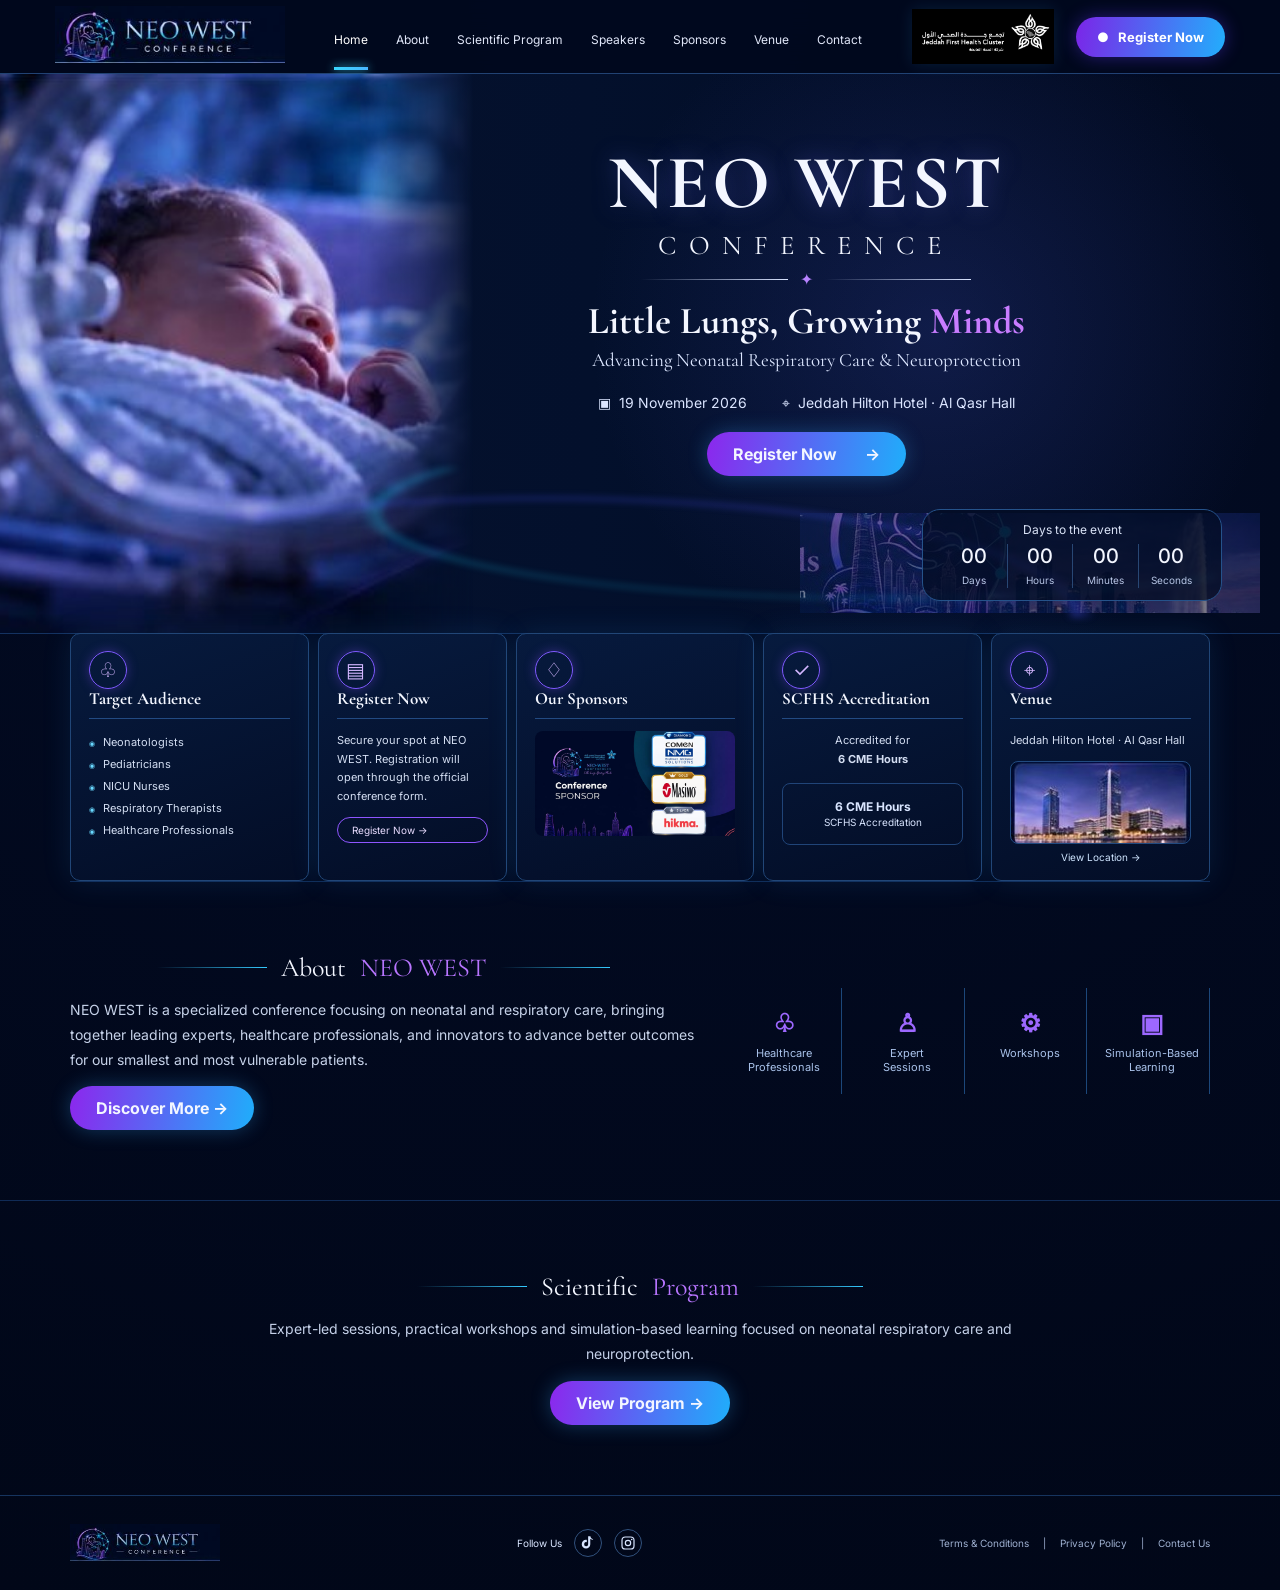
<file: index.html>
<!doctype html><html lang="en"><head><meta charset="utf-8"><meta name="viewport" content="width=device-width,initial-scale=1"><title>NEO WEST Conference</title><meta name="description" content="NEO WEST Conference — Little Lungs, Growing Minds."><link rel="stylesheet" href="styles.css"></head><body data-page="home">
<div id="header"></div>
<main>
<section class="hero"><div class="baby"></div><div class="waves"></div><div class="hero-content"><h1>NEO WEST</h1><div class="conference">CONFERENCE</div><div class="rule"><span></span><i>✦</i><span></span></div><h2>Little Lungs, Growing <em>Minds</em></h2><p class="subtitle">Advancing Neonatal Respiratory Care &amp; Neuroprotection</p><div class="meta"><span>▣ &nbsp;19 November 2026</span><span>⌖ &nbsp;Jeddah Hilton Hotel · Al Qasr Hall</span></div><div class="hero-actions"><a class="primary registration-btn" href="#" data-registration-link>Register Now <b>→</b></a></div></div><div class="countdown"><div class="count-title">Days to the event</div><div class="count-grid"><div><b id="days">00</b><small>Days</small></div><div><b id="hours">00</b><small>Hours</small></div><div><b id="minutes">00</b><small>Minutes</small></div><div><b id="seconds">00</b><small>Seconds</small></div></div></div></section>
<section class="container info-row">
<article class="card"><div class="icon">♧</div><h3>Target Audience</h3><ul><li>Neonatologists</li><li>Pediatricians</li><li>NICU Nurses</li><li>Respiratory Therapists</li><li>Healthcare Professionals</li></ul></article>
<article class="card"><div class="icon">▤</div><h3>Register Now</h3><p>Secure your spot at NEO WEST. Registration will open through the official conference form.</p><a class="outline registration-btn" href="#" data-registration-link>Register Now →</a></article>
<article class="card"><div class="icon">♢</div><h3>Our Sponsors</h3><img class="sponsor-img" src="assets/sponsor-tiers.png" alt="Conference sponsors: COMEN NMG Diamond, Masimo Gold, Hikma Silver and Hikaya Tifl Silver"></article>
<article class="card"><div class="icon">✓</div><h3>SCFHS Accreditation</h3><p style="text-align:center">Accredited for<br><strong>6 CME Hours</strong></p><div class="accredit"><strong>6 CME Hours</strong><br><small>SCFHS Accreditation</small></div></article>
<article class="card"><div class="icon">⌖</div><h3>Venue</h3><p>Jeddah Hilton Hotel · Al Qasr Hall</p><div class="venue-img"></div><a class="venue-link" href="venue.html">View Location →</a></article>
</section>
<section class="section container"><div class="about-grid"><div class="about-copy"><div class="section-head">About <em>NEO WEST</em></div><p>NEO WEST is a specialized conference focusing on neonatal and respiratory care, bringing together leading experts, healthcare professionals, and innovators to advance better outcomes for our smallest and most vulnerable patients.</p><a class="primary" href="about.html">Discover More →</a></div><div class="feature-grid"><div class="feature"><strong>♧</strong>Healthcare<br>Professionals</div><div class="feature"><strong>♙</strong>Expert<br>Sessions</div><div class="feature"><strong>⚙</strong>Workshops</div><div class="feature"><strong>▣</strong>Simulation-Based<br>Learning</div></div></div></section>
<section class="section"><div class="container"><div class="section-head">Scientific <em>Program</em></div><p class="lead">Expert-led sessions, practical workshops and simulation-based learning focused on neonatal respiratory care and neuroprotection.</p><div style="text-align:center"><a class="primary" href="scientific-program.html">View Program →</a></div></div></section>
</main><div id="footer"></div><script>Promise.all([fetch('header.html').then(r=>r.text()),fetch('footer.html').then(r=>r.text())]).then(([h,f])=>{document.getElementById('header').innerHTML=h;document.getElementById('footer').innerHTML=f;const s=document.createElement('script');s.src='site.js';document.body.appendChild(s)})</script></body></html>
</file>
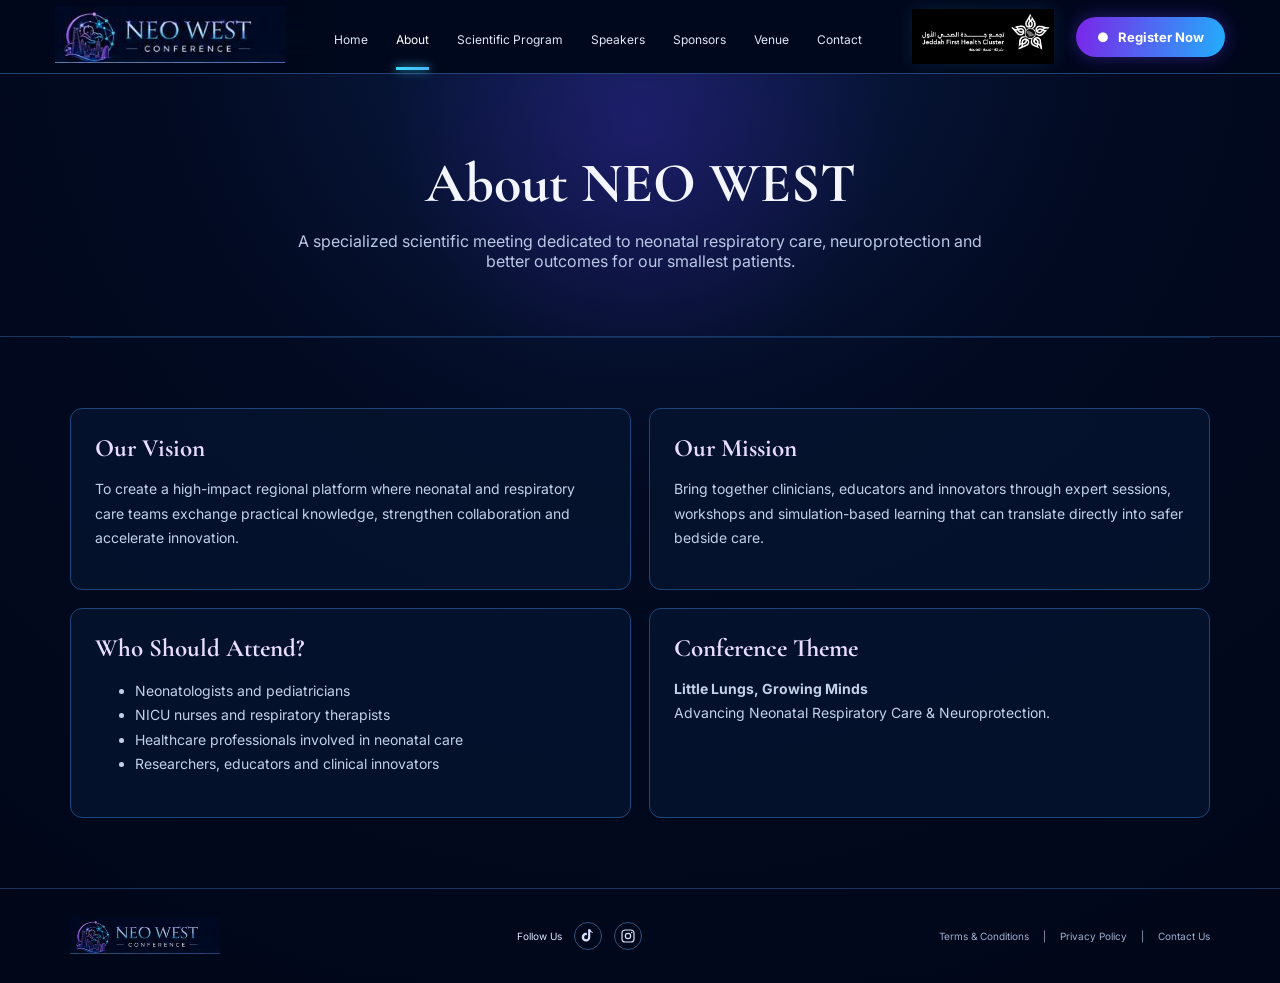
<file: about - Copy.html>
<!doctype html><html lang="en"><head><meta charset="utf-8"><meta name="viewport" content="width=device-width,initial-scale=1"><title>NEO WEST Conference</title><link rel="stylesheet" href="styles.css"></head><body data-page="about"><div id="header"></div><main><section class="page-hero"><div class="container"><h1>About NEO WEST</h1><p>A specialized scientific meeting dedicated to neonatal respiratory care, neuroprotection and better outcomes for our smallest patients.</p></div></section><section class="section container"><div class="content-grid"><div class="panel"><h3>Our Vision</h3><p>To create a high-impact regional platform where neonatal and respiratory care teams exchange practical knowledge, strengthen collaboration and accelerate innovation.</p></div><div class="panel"><h3>Our Mission</h3><p>Bring together clinicians, educators and innovators through expert sessions, workshops and simulation-based learning that can translate directly into safer bedside care.</p></div><div class="panel"><h3>Who Should Attend?</h3><ul><li>Neonatologists and pediatricians</li><li>NICU nurses and respiratory therapists</li><li>Healthcare professionals involved in neonatal care</li><li>Researchers, educators and clinical innovators</li></ul></div><div class="panel"><h3>Conference Theme</h3><p><strong>Little Lungs, Growing Minds</strong><br>Advancing Neonatal Respiratory Care &amp; Neuroprotection.</p></div></div></section></main><div id="footer"></div><script>Promise.all([fetch('header.html').then(r=>r.text()),fetch('footer.html').then(r=>r.text())]).then(([h,f])=>{document.getElementById('header').innerHTML=h;document.getElementById('footer').innerHTML=f;const s=document.createElement('script');s.src='site.js';document.body.appendChild(s)})</script></body></html>
</file>
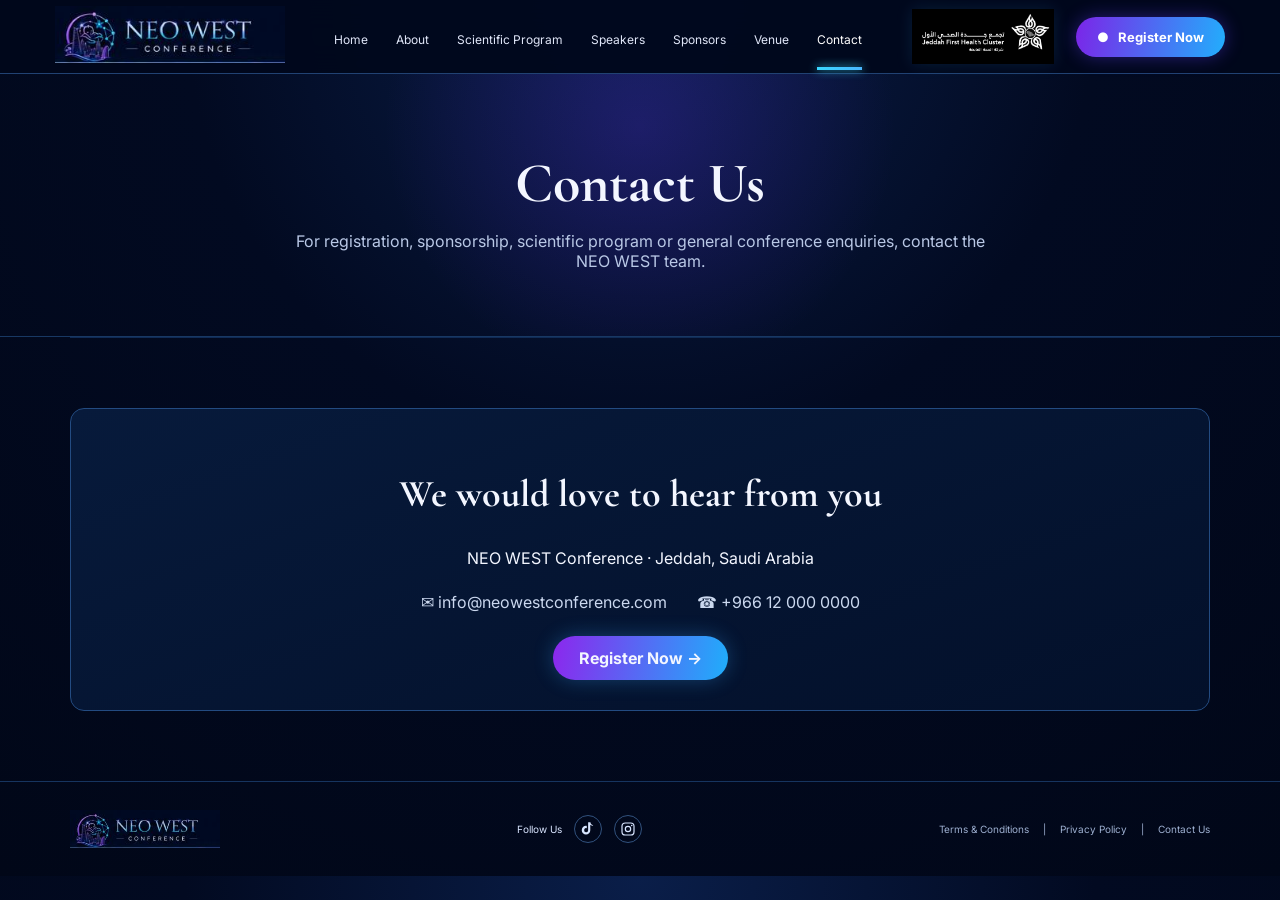
<file: contact - Copy.html>
<!doctype html><html lang="en"><head><meta charset="utf-8"><meta name="viewport" content="width=device-width,initial-scale=1"><title>NEO WEST Conference</title><link rel="stylesheet" href="styles.css"></head><body data-page="contact"><div id="header"></div><main><section class="page-hero"><div class="container"><h1>Contact Us</h1><p>For registration, sponsorship, scientific program or general conference enquiries, contact the NEO WEST team.</p></div></section><section class="section container"><div class="contact-box"><h2 style="font-family:Cormorant Garamond,serif;font-size:38px">We would love to hear from you</h2><p>NEO WEST Conference · Jeddah, Saudi Arabia</p><div style="display:flex;justify-content:center;gap:30px;flex-wrap:wrap;margin:24px 0;color:#cbd8ef"><span>✉ info@neowestconference.com</span><span>☎ +966 12 000 0000</span></div><a class="primary registration-btn" href="#" data-registration-link>Register Now →</a></div></section></main><div id="footer"></div><script>Promise.all([fetch('header.html').then(r=>r.text()),fetch('footer.html').then(r=>r.text())]).then(([h,f])=>{document.getElementById('header').innerHTML=h;document.getElementById('footer').innerHTML=f;const s=document.createElement('script');s.src='site.js';document.body.appendChild(s)})</script></body></html>
</file>
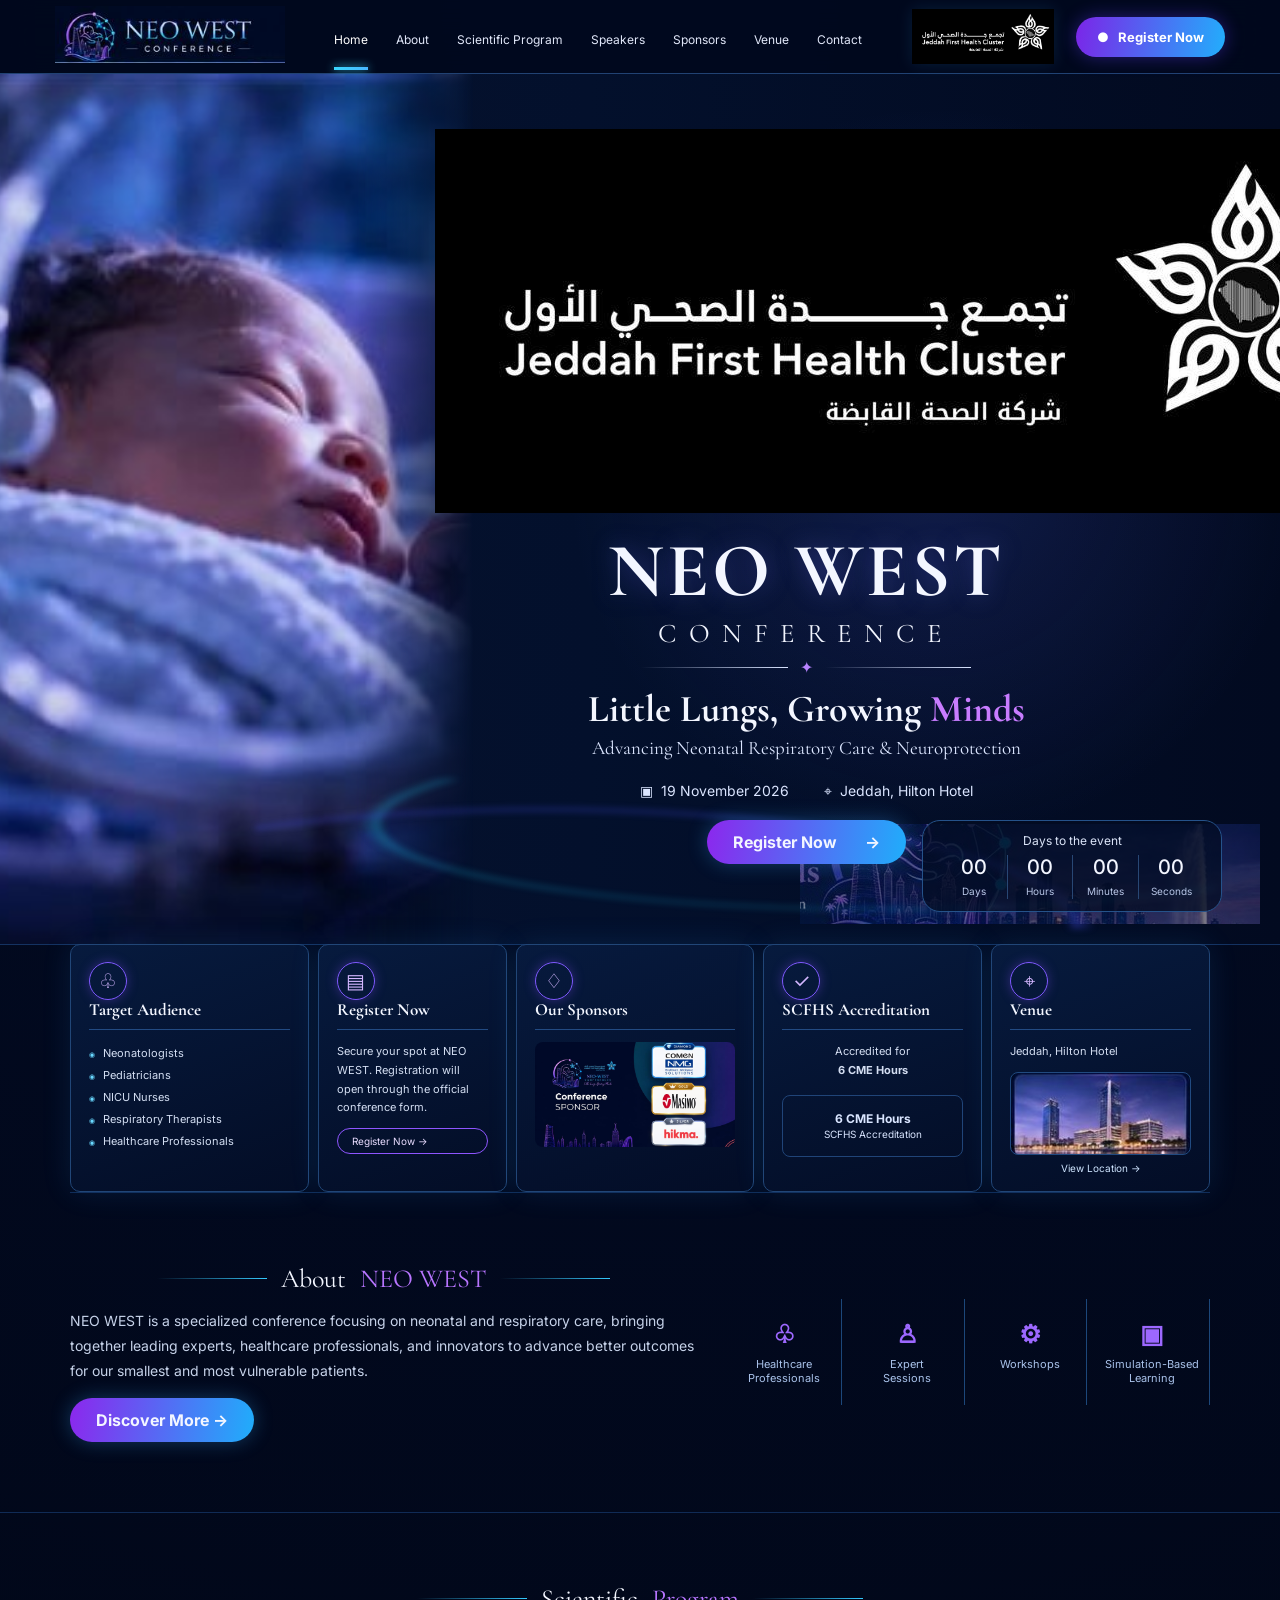
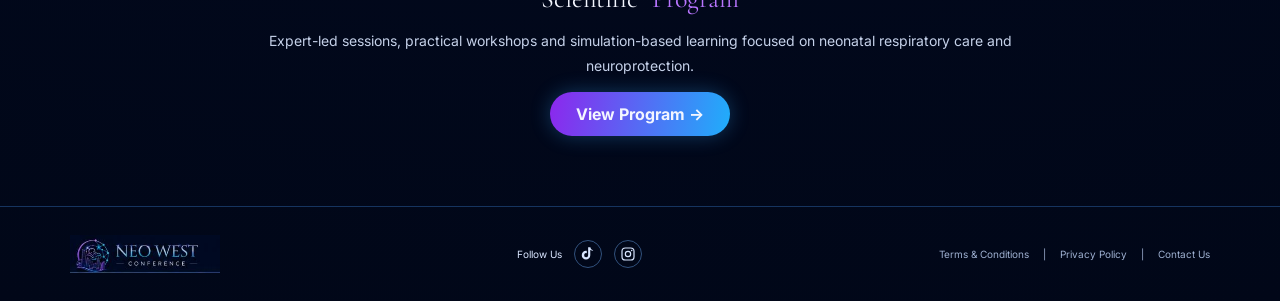
<file: index - Copy.html>
<!doctype html><html lang="en"><head><meta charset="utf-8"><meta name="viewport" content="width=device-width,initial-scale=1"><title>NEO WEST Conference</title><meta name="description" content="NEO WEST Conference — Little Lungs, Growing Minds."><link rel="stylesheet" href="styles.css"></head><body data-page="home">
<div id="header"></div>
<main>
<section class="hero"><div class="baby"></div><div class="waves"></div><div class="hero-content"><div class="organizer"><img src="assets/jeddah-first-health-cluster.png" alt="Jeddah First Health Cluster"></div><h1>NEO WEST</h1><div class="conference">CONFERENCE</div><div class="rule"><span></span><i>✦</i><span></span></div><h2>Little Lungs, Growing <em>Minds</em></h2><p class="subtitle">Advancing Neonatal Respiratory Care &amp; Neuroprotection</p><div class="meta"><span>▣ &nbsp;19 November 2026</span><span>⌖ &nbsp;Jeddah, Hilton Hotel</span></div><div class="hero-actions"><a class="primary registration-btn" href="#" data-registration-link>Register Now <b>→</b></a></div></div><div class="countdown"><div class="count-title">Days to the event</div><div class="count-grid"><div><b id="days">00</b><small>Days</small></div><div><b id="hours">00</b><small>Hours</small></div><div><b id="minutes">00</b><small>Minutes</small></div><div><b id="seconds">00</b><small>Seconds</small></div></div></div></section>
<section class="container info-row">
<article class="card"><div class="icon">♧</div><h3>Target Audience</h3><ul><li>Neonatologists</li><li>Pediatricians</li><li>NICU Nurses</li><li>Respiratory Therapists</li><li>Healthcare Professionals</li></ul></article>
<article class="card"><div class="icon">▤</div><h3>Register Now</h3><p>Secure your spot at NEO WEST. Registration will open through the official conference form.</p><a class="outline registration-btn" href="#" data-registration-link>Register Now →</a></article>
<article class="card"><div class="icon">♢</div><h3>Our Sponsors</h3><img class="sponsor-img" src="assets/sponsor-tiers.png" alt="Conference sponsors: COMEN NMG Diamond, Masimo Gold, Hikma Silver"></article>
<article class="card"><div class="icon">✓</div><h3>SCFHS Accreditation</h3><p style="text-align:center">Accredited for<br><strong>6 CME Hours</strong></p><div class="accredit"><strong>6 CME Hours</strong><br><small>SCFHS Accreditation</small></div></article>
<article class="card"><div class="icon">⌖</div><h3>Venue</h3><p>Jeddah, Hilton Hotel</p><div class="venue-img"></div><a class="venue-link" href="venue.html">View Location →</a></article>
</section>
<section class="section container"><div class="about-grid"><div class="about-copy"><div class="section-head">About <em>NEO WEST</em></div><p>NEO WEST is a specialized conference focusing on neonatal and respiratory care, bringing together leading experts, healthcare professionals, and innovators to advance better outcomes for our smallest and most vulnerable patients.</p><a class="primary" href="about.html">Discover More →</a></div><div class="feature-grid"><div class="feature"><strong>♧</strong>Healthcare<br>Professionals</div><div class="feature"><strong>♙</strong>Expert<br>Sessions</div><div class="feature"><strong>⚙</strong>Workshops</div><div class="feature"><strong>▣</strong>Simulation-Based<br>Learning</div></div></div></section>
<section class="section"><div class="container"><div class="section-head">Scientific <em>Program</em></div><p class="lead">Expert-led sessions, practical workshops and simulation-based learning focused on neonatal respiratory care and neuroprotection.</p><div style="text-align:center"><a class="primary" href="scientific-program.html">View Program →</a></div></div></section>
</main><div id="footer"></div><script>Promise.all([fetch('header.html').then(r=>r.text()),fetch('footer.html').then(r=>r.text())]).then(([h,f])=>{document.getElementById('header').innerHTML=h;document.getElementById('footer').innerHTML=f;const s=document.createElement('script');s.src='site.js';document.body.appendChild(s)})</script></body></html>
</file>
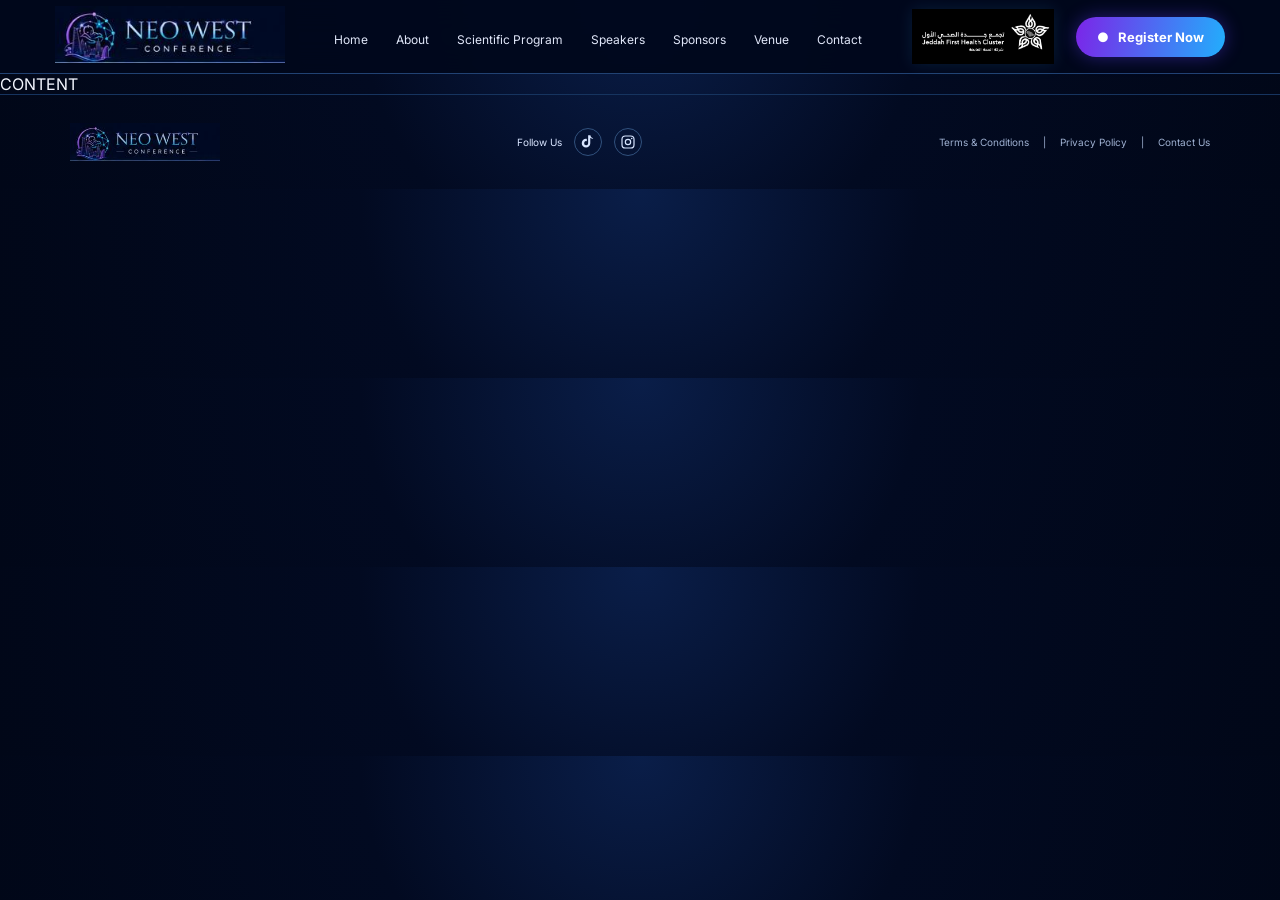
<file: page-template - Copy.html>
<!doctype html><html lang="en"><head><meta charset="utf-8"><meta name="viewport" content="width=device-width,initial-scale=1"><title>NEO WEST Conference</title><link rel="stylesheet" href="styles.css"></head><body data-page="PAGE"><div id="header"></div><main>CONTENT</main><div id="footer"></div><script>Promise.all([fetch('header.html').then(r=>r.text()),fetch('footer.html').then(r=>r.text())]).then(([h,f])=>{document.getElementById('header').innerHTML=h;document.getElementById('footer').innerHTML=f;const s=document.createElement('script');s.src='site.js';document.body.appendChild(s)})</script></body></html>
</file>
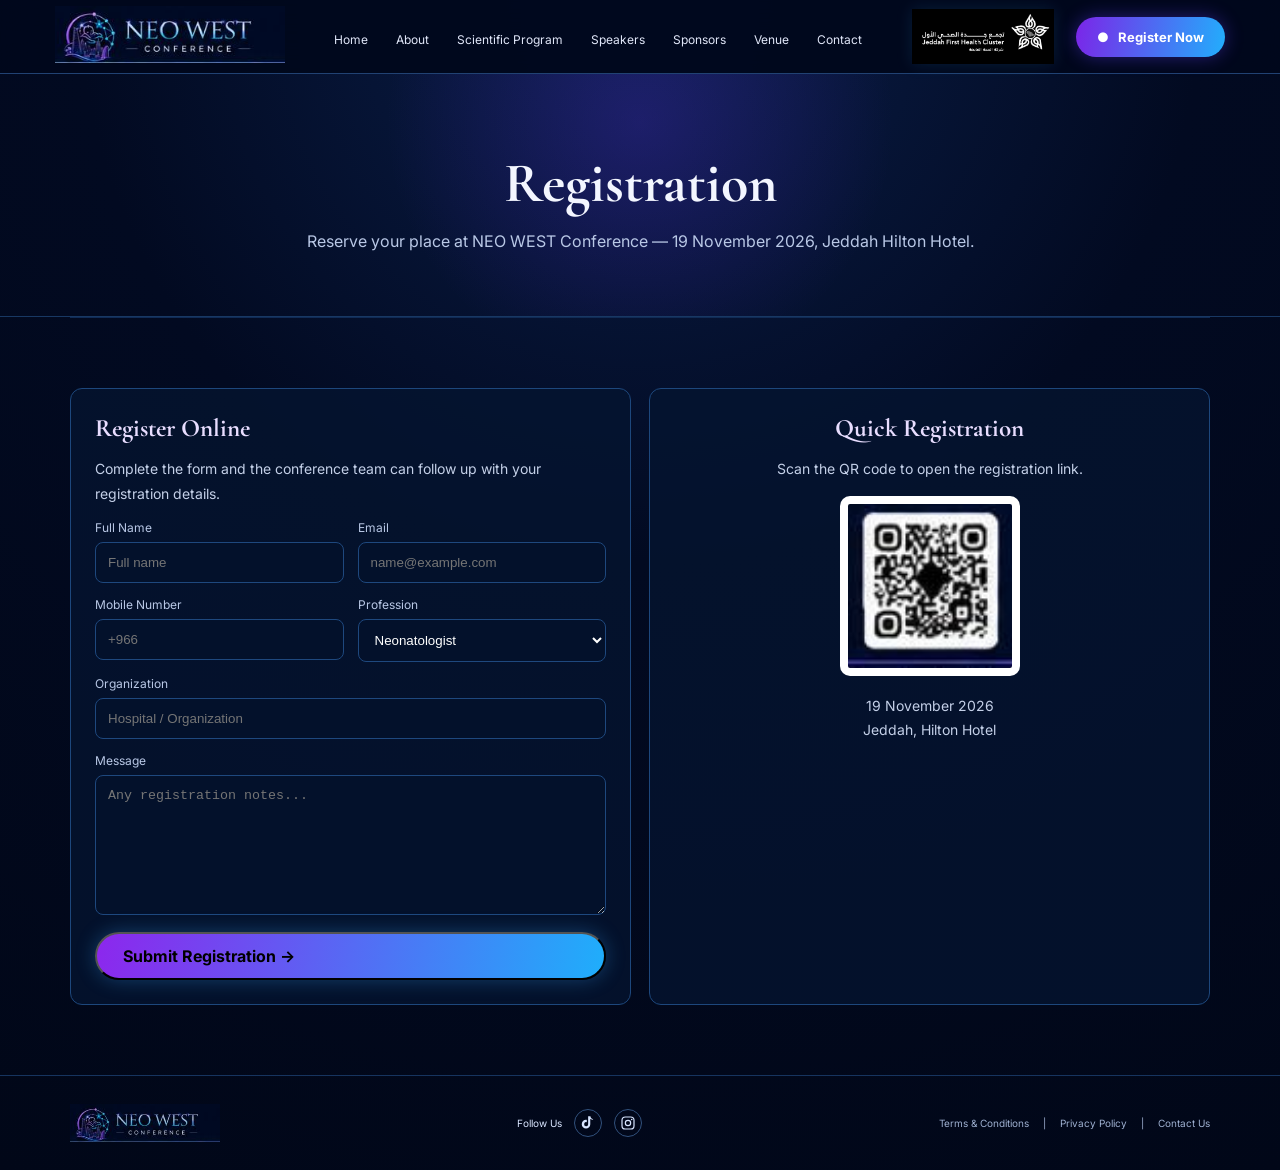
<file: registration.html>
<!doctype html><html lang="en"><head><meta charset="utf-8"><meta name="viewport" content="width=device-width,initial-scale=1"><title>NEO WEST Conference</title><link rel="stylesheet" href="styles.css"></head><body data-page="registration"><div id="header"></div><main><section class="page-hero"><div class="container"><h1>Registration</h1><p>Reserve your place at NEO WEST Conference — 19 November 2026, Jeddah Hilton Hotel.</p></div></section><section class="section container"><div class="content-grid"><div class="panel"><h3>Register Online</h3><p>Complete the form and the conference team can follow up with your registration details.</p><form class="form"><label>Full Name<input placeholder="Full name"></label><label>Email<input type="email" placeholder="name@example.com"></label><label>Mobile Number<input placeholder="+966"></label><label>Profession<select><option>Neonatologist</option><option>Pediatrician</option><option>NICU Nurse</option><option>Respiratory Therapist</option><option>Healthcare Professional</option></select></label><label class="full">Organization<input placeholder="Hospital / Organization"></label><label class="full">Message<textarea placeholder="Any registration notes..."></textarea></label><button class="primary full" type="button">Submit Registration →</button></form></div><div class="panel" style="text-align:center"><h3>Quick Registration</h3><p>Scan the QR code to open the registration link.</p><img src="assets/qr.png" alt="Registration QR" style="width:180px;height:180px;background:#fff;border-radius:10px;padding:8px"><p>19 November 2026<br>Jeddah, Hilton Hotel</p></div></div></section></main><div id="footer"></div><script>Promise.all([fetch('header.html').then(r=>r.text()),fetch('footer.html').then(r=>r.text())]).then(([h,f])=>{document.getElementById('header').innerHTML=h;document.getElementById('footer').innerHTML=f;const s=document.createElement('script');s.src='site.js';document.body.appendChild(s)})</script></body></html>
</file>
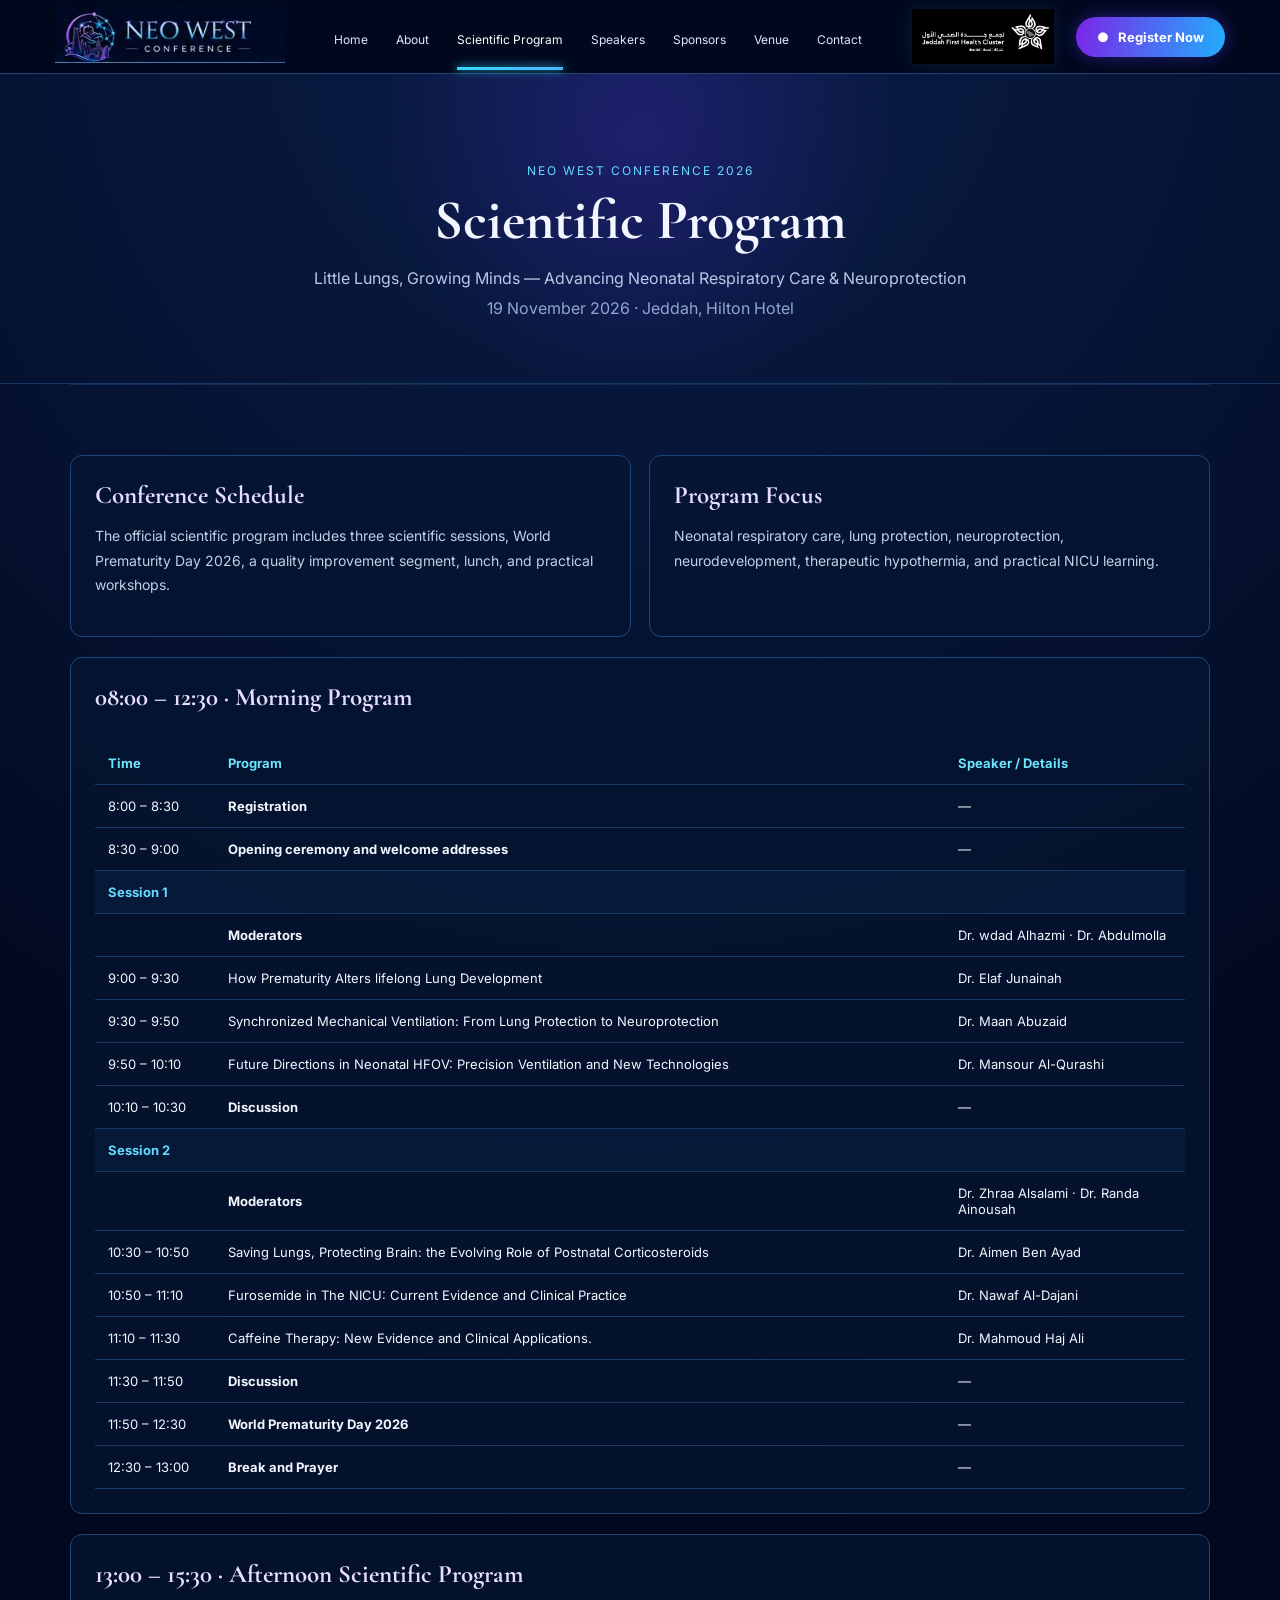
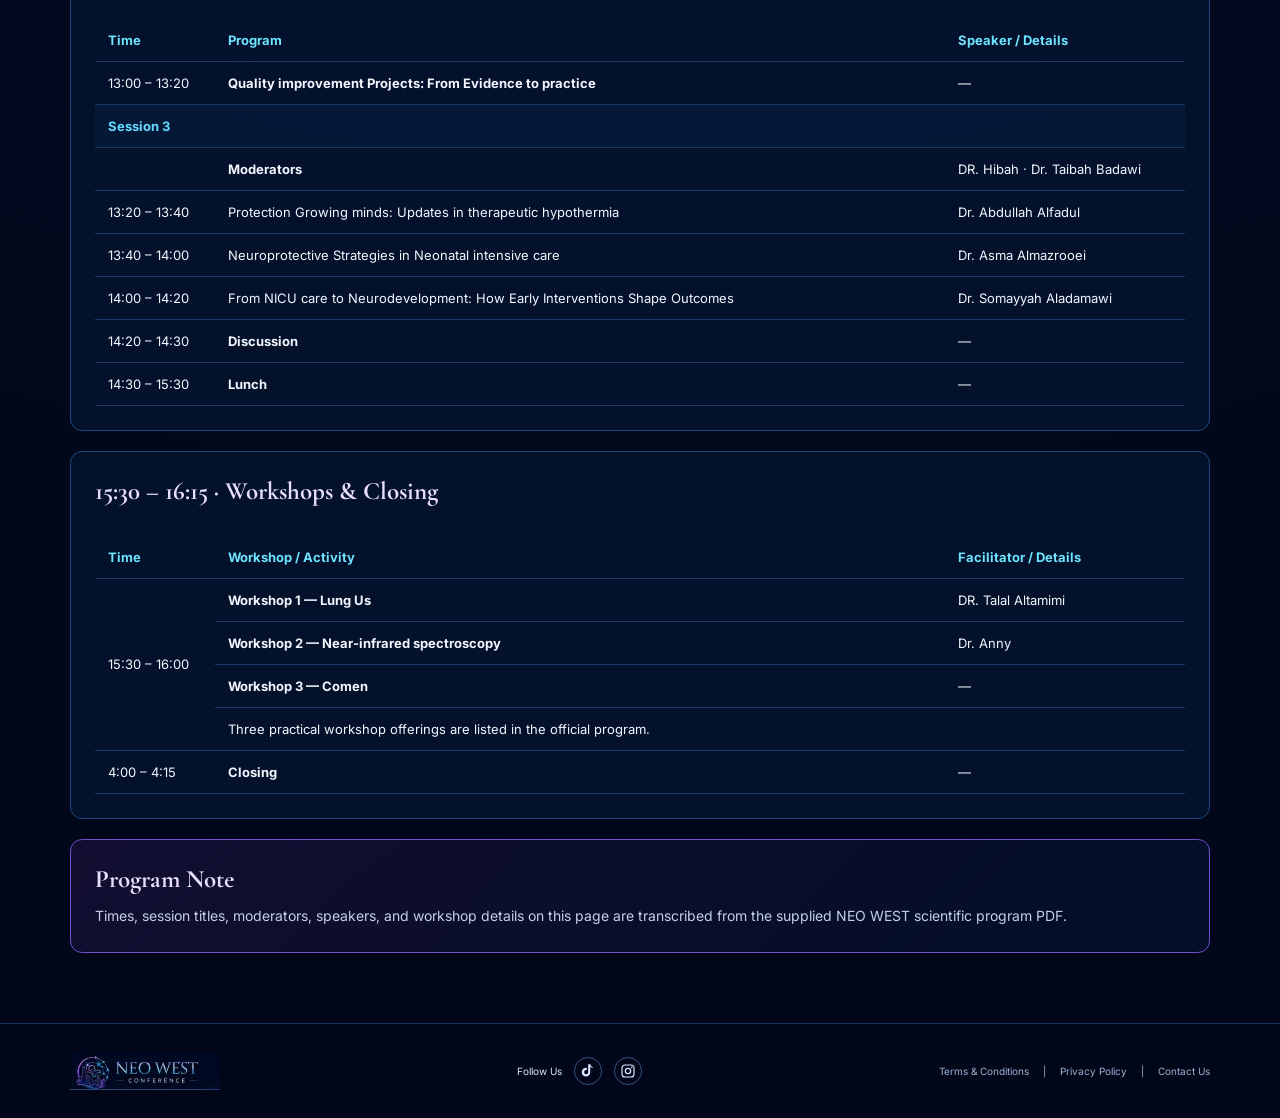
<file: scientific-program - Copy.html>
<!doctype html>
<html lang="en">
<head>
<meta charset="utf-8">
<meta name="viewport" content="width=device-width,initial-scale=1">
<title>Scientific Program | NEO WEST Conference</title>
<link rel="stylesheet" href="styles.css">
</head>
<body data-page="program">
<div id="header"></div>

<main>
  <section class="page-hero">
    <div class="container">
      <p style="letter-spacing:2px;text-transform:uppercase;color:#63dcff;font-size:12px;margin-bottom:8px">NEO WEST CONFERENCE 2026</p>
      <h1>Scientific Program</h1>
      <p>Little Lungs, Growing Minds — Advancing Neonatal Respiratory Care &amp; Neuroprotection</p>
      <p style="margin-top:10px;color:#8fa6cf">19 November 2026 · Jeddah, Hilton Hotel</p>
    </div>
  </section>

  <section class="section container">
    <div class="content-grid" style="margin-bottom:20px">
      <div class="panel">
        <h3>Conference Schedule</h3>
        <p>The official scientific program includes three scientific sessions, World Prematurity Day 2026, a quality improvement segment, lunch, and practical workshops.</p>
      </div>
      <div class="panel">
        <h3>Program Focus</h3>
        <p>Neonatal respiratory care, lung protection, neuroprotection, neurodevelopment, therapeutic hypothermia, and practical NICU learning.</p>
      </div>
    </div>

    <div class="panel" style="margin-bottom:20px">
      <h3>08:00 – 12:30 · Morning Program</h3>
      <div style="overflow-x:auto">
        <table class="schedule">
          <thead>
            <tr><th style="width:120px">Time</th><th>Program</th><th style="width:240px">Speaker / Details</th></tr>
          </thead>
          <tbody>
            <tr><td>8:00 – 8:30</td><td><strong>Registration</strong></td><td>—</td></tr>
            <tr><td>8:30 – 9:00</td><td><strong>Opening ceremony and welcome addresses</strong></td><td>—</td></tr>
            <tr><td colspan="3" style="color:#63dcff;font-weight:700;background:rgba(20,72,130,.12)">Session 1</td></tr>
            <tr><td></td><td><strong>Moderators</strong></td><td>Dr. wdad Alhazmi · Dr. Abdulmolla</td></tr>
            <tr><td>9:00 – 9:30</td><td>How Prematurity Alters lifelong Lung Development</td><td>Dr. Elaf Junainah</td></tr>
            <tr><td>9:30 – 9:50</td><td>Synchronized Mechanical Ventilation: From Lung Protection to Neuroprotection</td><td>Dr. Maan Abuzaid</td></tr>
            <tr><td>9:50 – 10:10</td><td>Future Directions in Neonatal HFOV: Precision Ventilation and New Technologies</td><td>Dr. Mansour Al-Qurashi</td></tr>
            <tr><td>10:10 – 10:30</td><td><strong>Discussion</strong></td><td>—</td></tr>

            <tr><td colspan="3" style="color:#63dcff;font-weight:700;background:rgba(20,72,130,.12)">Session 2</td></tr>
            <tr><td></td><td><strong>Moderators</strong></td><td>Dr. Zhraa Alsalami · Dr. Randa Ainousah</td></tr>
            <tr><td>10:30 – 10:50</td><td>Saving Lungs, Protecting Brain: the Evolving Role of Postnatal Corticosteroids</td><td>Dr. Aimen Ben Ayad</td></tr>
            <tr><td>10:50 – 11:10</td><td>Furosemide in The NICU: Current Evidence and Clinical Practice</td><td>Dr. Nawaf Al-Dajani</td></tr>
            <tr><td>11:10 – 11:30</td><td>Caffeine Therapy: New Evidence and Clinical Applications.</td><td>Dr. Mahmoud Haj Ali</td></tr>
            <tr><td>11:30 – 11:50</td><td><strong>Discussion</strong></td><td>—</td></tr>
            <tr><td>11:50 – 12:30</td><td><strong>World Prematurity Day 2026</strong></td><td>—</td></tr>
            <tr><td>12:30 – 13:00</td><td><strong>Break and Prayer</strong></td><td>—</td></tr>
          </tbody>
        </table>
      </div>
    </div>

    <div class="panel" style="margin-bottom:20px">
      <h3>13:00 – 15:30 · Afternoon Scientific Program</h3>
      <div style="overflow-x:auto">
        <table class="schedule">
          <thead>
            <tr><th style="width:120px">Time</th><th>Program</th><th style="width:240px">Speaker / Details</th></tr>
          </thead>
          <tbody>
            <tr><td>13:00 – 13:20</td><td><strong>Quality improvement Projects: From Evidence to practice</strong></td><td>—</td></tr>
            <tr><td colspan="3" style="color:#63dcff;font-weight:700;background:rgba(20,72,130,.12)">Session 3</td></tr>
            <tr><td></td><td><strong>Moderators</strong></td><td>DR. Hibah · Dr. Taibah Badawi</td></tr>
            <tr><td>13:20 – 13:40</td><td>Protection Growing minds: Updates in therapeutic hypothermia</td><td>Dr. Abdullah Alfadul</td></tr>
            <tr><td>13:40 – 14:00</td><td>Neuroprotective Strategies in Neonatal intensive care</td><td>Dr. Asma Almazrooei</td></tr>
            <tr><td>14:00 – 14:20</td><td>From NICU care to Neurodevelopment: How Early Interventions Shape Outcomes</td><td>Dr. Somayyah Aladamawi</td></tr>
            <tr><td>14:20 – 14:30</td><td><strong>Discussion</strong></td><td>—</td></tr>
            <tr><td>14:30 – 15:30</td><td><strong>Lunch</strong></td><td>—</td></tr>
          </tbody>
        </table>
      </div>
    </div>

    <div class="panel">
      <h3>15:30 – 16:15 · Workshops &amp; Closing</h3>
      <div style="overflow-x:auto">
        <table class="schedule">
          <thead>
            <tr><th style="width:120px">Time</th><th>Workshop / Activity</th><th style="width:240px">Facilitator / Details</th></tr>
          </thead>
          <tbody>
            <tr><td rowspan="4">15:30 – 16:00</td><td><strong>Workshop 1 — Lung Us</strong></td><td>DR. Talal Altamimi</td></tr>
            <tr><td><strong>Workshop 2 — Near-infrared spectroscopy</strong></td><td>Dr. Anny</td></tr>
            <tr><td><strong>Workshop 3 — Comen</strong></td><td>—</td></tr>
            <tr><td colspan="2">Three practical workshop offerings are listed in the official program.</td></tr>
            <tr><td>4:00 – 4:15</td><td><strong>Closing</strong></td><td>—</td></tr>
          </tbody>
        </table>
      </div>
    </div>

    <div class="panel" style="margin-top:20px;border-color:#704fd0;background:linear-gradient(135deg,rgba(75,38,130,.22),rgba(3,16,43,.78))">
      <h3>Program Note</h3>
      <p style="margin:0">Times, session titles, moderators, speakers, and workshop details on this page are transcribed from the supplied NEO WEST scientific program PDF.</p>
    </div>
  </section>
</main>

<div id="footer"></div>
<script>
Promise.all([
  fetch('header.html').then(r=>r.text()),
  fetch('footer.html').then(r=>r.text())
]).then(([h,f])=>{
  document.getElementById('header').innerHTML=h;
  document.getElementById('footer').innerHTML=f;
  const s=document.createElement('script');
  s.src='site.js';
  document.body.appendChild(s);
});
</script>
</body>
</html>
</file>
<file: styles.css>
@import url('https://fonts.googleapis.com/css2?family=Cormorant+Garamond:wght@500;600;700&family=Inter:wght@400;500;600;700&display=swap');
:root{--bg:#020a21;--bg2:#061333;--panel:#06173b;--line:#183a72;--cyan:#39d8ff;--blue:#25a8ff;--purple:#9a55ff;--text:#f3f6ff;--muted:#b8c5e4;--gold:#e8d8ff;--shadow:0 0 30px rgba(46,157,255,.12)}
*{box-sizing:border-box}html{scroll-behavior:smooth}body{margin:0;background:radial-gradient(circle at 50% 0,#0a1e49 0,#020a21 42%,#010718 100%);color:var(--text);font-family:Inter,Arial,sans-serif}a{color:inherit;text-decoration:none}button{font:inherit}.container{width:min(1140px,calc(100% - 40px));margin:auto}
.topbar{position:sticky;top:0;z-index:50;height:74px;background:rgba(1,8,28,.94);backdrop-filter:blur(16px);border-bottom:1px solid #214273;display:flex;align-items:center;padding:0 max(24px,calc((100vw - 1170px)/2));gap:22px}.brand{flex:0 0 auto}.brand img{width:230px;height:62px;object-fit:contain}.cluster-header-logo{width:142px;height:58px;object-fit:contain;flex:0 0 auto;display:block;margin-left:2px;filter:drop-shadow(0 0 8px rgba(52,190,255,.12))}.nav{display:flex;align-items:center;justify-content:center;gap:28px;flex:1}.nav a{font-size:12px;color:#e0e7f9;padding:28px 0 23px;position:relative;white-space:nowrap}.nav a:hover,.nav a.active{color:#fff}.nav a.active:after{content:"";position:absolute;left:0;right:0;bottom:0;height:3px;background:linear-gradient(90deg,var(--cyan),#4ab6ff);box-shadow:0 0 10px var(--cyan)}.cta{border:0;color:white;background:linear-gradient(100deg,#7b25e8,#22aefc);padding:12px 21px;border-radius:25px;box-shadow:0 0 18px rgba(95,57,255,.4);font-size:13px;font-weight:700;white-space:nowrap}.menu{display:none;background:none;border:0;color:white;font-size:28px}
.hero{min-height:560px;position:relative;overflow:hidden;border-bottom:1px solid #143261;background:radial-gradient(circle at 73% 46%,rgba(55,71,173,.26),transparent 35%),linear-gradient(90deg,#07122e 0,#03102c 46%,#020a20 100%)}.hero:after{content:"";position:absolute;inset:auto 0 20px;height:100px;background:url('/assets/hero-city.jpg') right 20px center/460px auto no-repeat;opacity:.48;mix-blend-mode:screen;pointer-events:none}.hero .baby{position:absolute;left:0;top:0;width:37%;height:100%;background:url('/assets/hero-baby.jpg') center/cover no-repeat;mask-image:linear-gradient(90deg,#000 0%,#000 75%,transparent 100%);opacity:.98}.hero .waves{position:absolute;left:20%;right:5%;bottom:15px;height:150px;background:radial-gradient(ellipse at 30% 100%,transparent 55%,rgba(75,82,255,.35) 56%,transparent 58%),radial-gradient(ellipse at 65% 30%,transparent 56%,rgba(29,215,255,.28) 57%,transparent 59%);filter:blur(3px)}.hero-content{position:relative;z-index:3;width:min(760px,58%);margin-left:34%;padding:55px 0 80px;text-align:center}.hero h1{font-family:'Cormorant Garamond',serif;font-size:76px;letter-spacing:3px;line-height:.9;margin:20px 0 0;text-shadow:0 0 25px rgba(109,112,255,.35)}.conference{font-family:'Cormorant Garamond',serif;font-size:27px;letter-spacing:12px;margin-top:12px}.rule{display:flex;align-items:center;gap:12px;width:330px;margin:7px auto}.rule span{height:1px;flex:1;background:linear-gradient(90deg,transparent,#d9e4ff)}.rule i{color:#b783ff;font-style:normal}.hero h2{font-family:'Cormorant Garamond',serif;font-size:38px;margin:9px 0 4px}.hero h2 em{font-style:normal;color:#c87cff}.subtitle{font-family:'Cormorant Garamond',serif;font-size:19px;color:#dce6ff;margin:0 0 23px}.meta{display:flex;justify-content:center;gap:35px;color:#dbe5ff;font-size:14px}.meta b{color:#5ee7ff}.hero-actions{margin-top:20px}.primary{display:inline-flex;align-items:center;gap:28px;padding:12px 26px;border-radius:28px;background:linear-gradient(100deg,#8c27ed,#1faefb);font-weight:700;box-shadow:0 0 20px rgba(57,166,255,.3)}.countdown{position:absolute;z-index:4;right:4.5%;bottom:32px;width:300px;border:1px solid #25528a;border-radius:18px;background:rgba(2,11,34,.74);padding:12px 18px}.count-title{text-align:center;font-size:12px;color:#dbe4f8;margin-bottom:7px}.count-grid{display:grid;grid-template-columns:repeat(4,1fr)}.count-grid div{text-align:center;border-left:1px solid #284774}.count-grid div:first-child{border:0}.count-grid b{font-size:20px;font-weight:500;display:block}.count-grid small{font-size:10px;color:#b7c5e5}
.info-row{position:relative;z-index:8;margin-top:-1px;display:grid;grid-template-columns:1.2fr .95fr 1.2fr 1.1fr 1.1fr;gap:9px}.card{min-height:200px;border:1px solid #214677;border-radius:10px;background:linear-gradient(160deg,rgba(7,27,63,.97),rgba(3,13,38,.97));box-shadow:var(--shadow);padding:17px 18px}.card h3{font-family:'Cormorant Garamond',serif;font-size:17px;margin:0 0 12px;border-bottom:1px solid #224a82;padding-bottom:9px}.icon{width:38px;height:38px;border:1px solid #7f59ff;border-radius:50%;display:grid;place-items:center;font-size:20px;color:#d3b6ff;box-shadow:0 0 12px rgba(128,78,255,.35);margin-bottom:-1px}.card ul{padding:0;margin:8px 0 0;list-style:none;color:#d3def2;font-size:11px;line-height:2}.card li:before{content:'◉';color:#69d9ff;margin-right:8px;font-size:7px}.card p{font-size:11px;color:#d4def2;line-height:1.7}.qr{width:70px;height:70px;margin:10px auto 8px;border-radius:4px;overflow:hidden;background:white}.qr img{width:100%;height:100%;object-fit:cover}.outline{display:block;margin:auto;border:1px solid #8e55ff;color:#e9dcff;background:transparent;border-radius:18px;padding:6px 14px;font-size:10px}.sponsor-img{width:100%;height:105px;object-fit:cover;border-radius:8px;background:white}.accredit{margin-top:15px;border:1px solid #204478;border-radius:8px;padding:15px;text-align:center;color:#d9e5ff;font-size:12px}.venue-img{height:83px;border-radius:8px;background:url('/assets/venue.jpg') center/cover;border:1px solid #214a80}.venue-link{display:block;text-align:center;font-size:10px;color:#cfe5ff;margin-top:7px}
.section{padding:70px 0;border-top:1px solid #102b56}.section-head{display:flex;align-items:center;gap:14px;justify-content:center;font-family:'Cormorant Garamond',serif;font-size:26px}.section-head:before,.section-head:after{content:"";width:110px;height:1px;background:linear-gradient(90deg,transparent,#35caff)}.section-head em{font-style:normal;color:#b875ff}.lead{max-width:780px;margin:14px auto;text-align:center;color:#c5d1e9;line-height:1.8;font-size:14px}.about-grid{display:grid;grid-template-columns:1.3fr 1fr;gap:30px;align-items:center}.about-copy p{color:#c6d2e9;line-height:1.8;font-size:14px}.feature-grid{display:grid;grid-template-columns:repeat(4,1fr);gap:8px}.feature{padding:20px 8px;text-align:center;border-right:1px solid #1c477a;color:#a9c2ea;font-size:11px}.feature strong{display:block;font-size:25px;color:#9d68ff;margin-bottom:8px}.dream-card{border:1px solid #8154b8;border-radius:18px;padding:20px;text-align:center;font-family:'Cormorant Garamond',serif;font-size:25px;color:#d8d0ff}.dream-card b{color:#70dcff}
.page-hero{padding:75px 0 65px;text-align:center;border-bottom:1px solid #183863;background:radial-gradient(circle at 50% 20%,rgba(104,47,255,.22),transparent 38%)}.page-hero h1{font-family:'Cormorant Garamond',serif;font-size:56px;margin:0}.page-hero p{color:#b9c8e6;max-width:700px;margin:14px auto 0}.content-grid{display:grid;grid-template-columns:repeat(2,1fr);gap:18px}.panel{border:1px solid #1d477c;background:rgba(5,20,48,.75);border-radius:12px;padding:24px}.panel h3{font-family:'Cormorant Garamond',serif;font-size:25px;margin:0 0 10px;color:#e8ddff}.panel p,.panel li{color:#c4d0e8;line-height:1.75;font-size:14px}.schedule{width:100%;border-collapse:collapse;margin-top:20px}.schedule td,.schedule th{padding:13px;border-bottom:1px solid #183963;text-align:left;font-size:13px}.schedule th{color:#6ee4ff}.speaker-grid,.sponsor-grid{display:grid;grid-template-columns:repeat(3,1fr);gap:18px}.speaker,.sponsor-box{border:1px solid #204b83;border-radius:12px;padding:22px;text-align:center;background:linear-gradient(160deg,#071a3b,#03102b)}.speaker .avatar{width:82px;height:82px;border-radius:50%;margin:0 auto 12px;border:2px solid #7e5aff;background:radial-gradient(circle,#132c63,#07112a);display:grid;place-items:center;color:#9ceaff;font-size:30px}.speaker h3,.sponsor-box h3{font-family:'Cormorant Garamond',serif;margin:0;font-size:23px}.speaker p{font-size:12px;color:#aebedb}.sponsor-box img{width:100%;height:120px;object-fit:contain;background:white;border-radius:9px;margin-bottom:12px}.form{max-width:760px;margin:auto;display:grid;grid-template-columns:1fr 1fr;gap:14px}.form label{font-size:12px;color:#b9c8e6}.form input,.form select,.form textarea{width:100%;margin-top:7px;padding:12px;border-radius:8px;border:1px solid #1e487e;background:#03112b;color:white;outline:none}.form textarea{min-height:140px;resize:vertical}.full{grid-column:1/-1}.map{height:340px;border:1px solid #214b81;border-radius:14px;background:linear-gradient(135deg,#071a3b,#020b22);display:grid;place-items:center;color:#7edfff;font-size:20px}.contact-box{text-align:center;padding:30px;border:1px solid #234b81;border-radius:14px;background:linear-gradient(160deg,#071a3b,#03102a)}
footer{border-top:1px solid #16345f;padding:24px max(24px,calc((100vw - 1140px)/2));display:flex;align-items:center;justify-content:space-between;color:#9eb0d1;font-size:10px;gap:20px}.footer-logo{height:46px;width:150px;object-fit:contain;opacity:.85}.footer-links{display:flex;gap:14px}
@media(max-width:1050px){.nav{gap:15px}.nav a{font-size:10px}.topbar{gap:10px}.hero-content{width:68%;margin-left:28%}.cluster-header-logo{width:112px;height:48px}.brand img{width:190px}.countdown{right:2%;width:280px}.info-row{grid-template-columns:repeat(2,1fr);margin:0 20px}.about-grid{grid-template-columns:1fr}.speaker-grid,.sponsor-grid{grid-template-columns:repeat(2,1fr)}}
@media(max-width:760px){.topbar{height:68px;padding:0 15px;justify-content:space-between}.brand img{width:185px}.menu{display:block}.nav{display:none;position:absolute;left:0;right:0;top:68px;background:#020b22;flex-direction:column;padding:10px 20px;border-bottom:1px solid #214273}.nav.open{display:flex}.nav a{padding:11px;width:100%;text-align:center}.nav a.active:after{bottom:4px}.topbar .cta{display:none}.cluster-header-logo{width:92px;height:44px;margin-left:auto}.hero{min-height:820px}.hero .baby{width:100%;height:360px;mask-image:linear-gradient(180deg,#000 0%,#000 60%,transparent 100%);opacity:.7}.hero-content{width:100%;margin:0;padding:280px 18px 180px}.hero h1{font-size:54px}.conference{font-size:20px;letter-spacing:8px}.hero h2{font-size:29px}.subtitle{font-size:16px}.meta{flex-direction:column;gap:7px}.hero:after{opacity:.35;background-size:380px}.countdown{left:18px;right:18px;bottom:25px;width:auto}.info-row{grid-template-columns:1fr;margin:0 15px}.card{min-height:auto}.feature-grid{grid-template-columns:repeat(2,1fr)}.section{padding:55px 0}.section-head{font-size:23px}.section-head:before,.section-head:after{width:50px}.content-grid,.speaker-grid,.sponsor-grid{grid-template-columns:1fr}.form{grid-template-columns:1fr}.full{grid-column:auto}footer{flex-direction:column;text-align:center}.footer-links{flex-wrap:wrap;justify-content:center}}

/* Sponsor artwork supplied for NEO WEST 2026 */
.sponsor-art-wrap{max-width:1000px;margin:0 auto;border:1px solid #214b83;border-radius:16px;overflow:hidden;box-shadow:0 0 30px rgba(46,157,255,.12);background:#020a21}
.sponsor-art{display:block;width:100%;height:auto}

/* Social links and added silver-tier sponsor */
.social-follow{display:flex;align-items:center;gap:12px;white-space:nowrap}
.social-follow span{color:#d9e5ff}
.social-follow a{width:28px;height:28px;display:inline-grid;place-items:center;border:1px solid #31517d;border-radius:50%;color:#d8e5ff;transition:all .2s ease}
.social-follow a:hover{color:#fff;border-color:#55d9ff;box-shadow:0 0 12px rgba(85,217,255,.3)}
.social-follow svg{width:16px;height:16px;fill:currentColor}
.hikaya-sponsor{max-width:560px;margin:24px auto 0;padding:24px;border:1px solid #a8b8d8;border-radius:14px;background:linear-gradient(150deg,#071a3b,#030d26);box-shadow:0 0 22px rgba(180,198,230,.12);text-align:center}
.hikaya-sponsor .tier{display:inline-block;padding:5px 18px;border:1px solid #aebbd5;border-radius:20px;color:#dce6f8;letter-spacing:2px;font-size:11px;font-weight:700;margin-bottom:14px}
.hikaya-sponsor img{display:block;width:min(100%,420px);max-height:220px;object-fit:contain;margin:0 auto;background:#fff;border-radius:10px;padding:10px}
.hikaya-sponsor p{color:#b9c8e6;font-size:13px;margin:12px 0 0}
@media(max-width:760px){footer .social-follow{justify-content:center;flex-wrap:wrap}.social-follow{gap:9px}}
</file>
